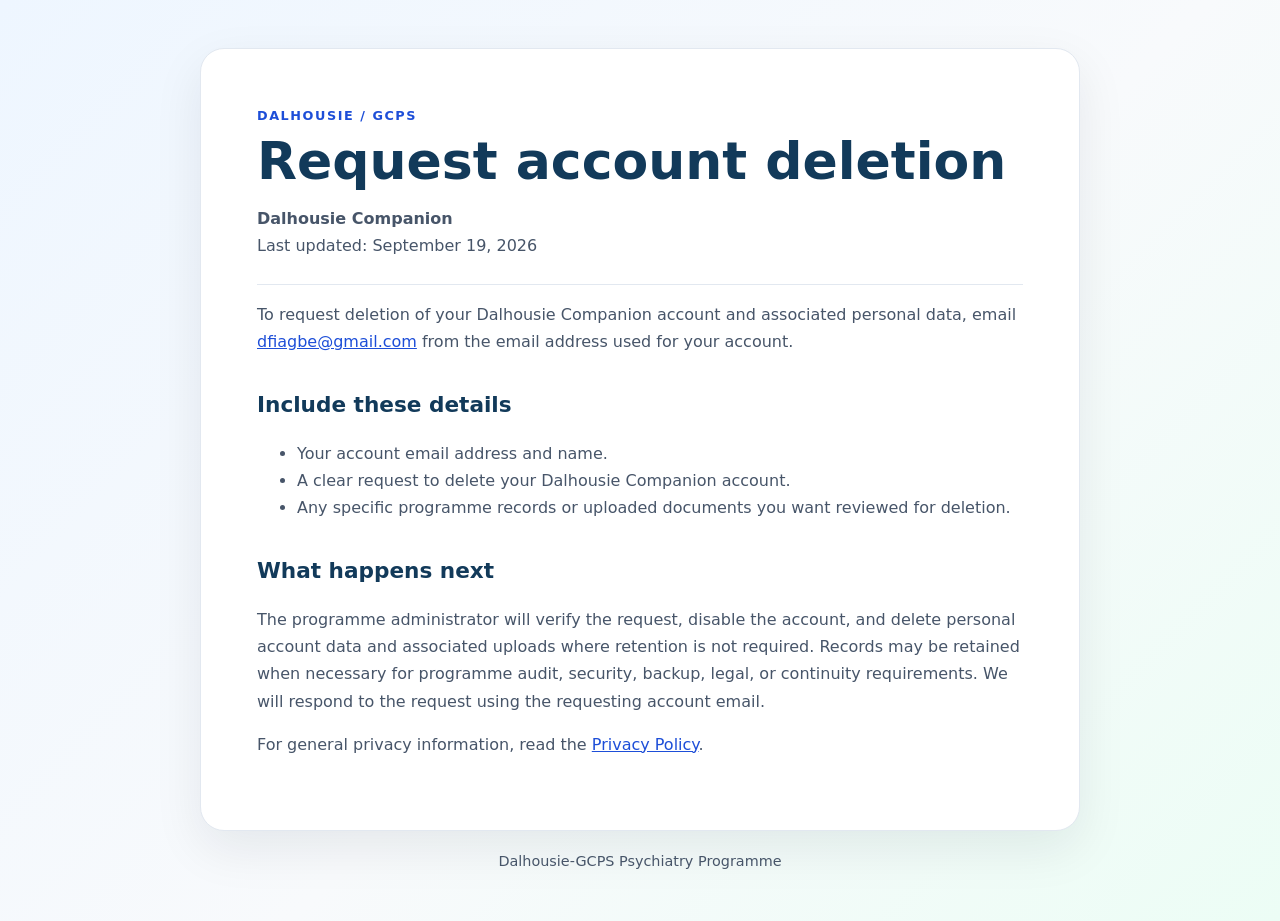
<file: delete-account.html>
<!doctype html>
<html lang="en">
<head>
  <meta charset="utf-8">
  <meta name="viewport" content="width=device-width, initial-scale=1">
  <title>Delete account | Dalhousie Companion</title>
  <style>
    :root { color-scheme: light; --navy:#123a5a; --blue:#1d4ed8; --ink:#0f172a; --muted:#475569; --bg:#f8fafc; --surface:#fff; --line:#e2e8f0; }
    * { box-sizing:border-box; }
    body { margin:0; background:linear-gradient(135deg,#eef6ff 0%,var(--bg) 55%,#ecfdf5 100%); color:var(--ink); font:16px/1.7 system-ui,-apple-system,"Segoe UI",sans-serif; }
    main { width:min(880px,calc(100% - 32px)); margin:48px auto; }
    article { background:var(--surface); border:1px solid var(--line); border-radius:24px; box-shadow:0 18px 50px rgba(15,23,42,.08); padding:clamp(24px,5vw,56px); }
    .eyebrow { color:var(--blue); font-size:.8rem; font-weight:800; letter-spacing:.12em; text-transform:uppercase; }
    h1 { color:var(--navy); font-size:clamp(2rem,5vw,3.25rem); line-height:1.08; margin:.4rem 0 1rem; }
    h2 { color:var(--navy); margin:2rem 0 .5rem; font-size:1.35rem; }
    p, li { color:var(--muted); }
    a { color:var(--blue); }
    .meta { border-bottom:1px solid var(--line); color:var(--muted); padding-bottom:1.5rem; }
    footer { color:var(--muted); font-size:.9rem; margin-top:18px; text-align:center; }
  </style>
</head>
<body>
  <main>
    <article>
      <div class="eyebrow">Dalhousie / GCPS</div>
      <h1>Request account deletion</h1>
      <p class="meta"><strong>Dalhousie Companion</strong><br>Last updated: September 19, 2026</p>

      <p>To request deletion of your Dalhousie Companion account and associated personal data, email <a href="mailto:dfiagbe@gmail.com?subject=Dalhousie%20Companion%20account%20deletion">dfiagbe@gmail.com</a> from the email address used for your account.</p>

      <h2>Include these details</h2>
      <ul>
        <li>Your account email address and name.</li>
        <li>A clear request to delete your Dalhousie Companion account.</li>
        <li>Any specific programme records or uploaded documents you want reviewed for deletion.</li>
      </ul>

      <h2>What happens next</h2>
      <p>The programme administrator will verify the request, disable the account, and delete personal account data and associated uploads where retention is not required. Records may be retained when necessary for programme audit, security, backup, legal, or continuity requirements. We will respond to the request using the requesting account email.</p>

      <p>For general privacy information, read the <a href="/privacy.html">Privacy Policy</a>.</p>
    </article>
    <footer>Dalhousie-GCPS Psychiatry Programme</footer>
  </main>
</body>
</html>
</file>
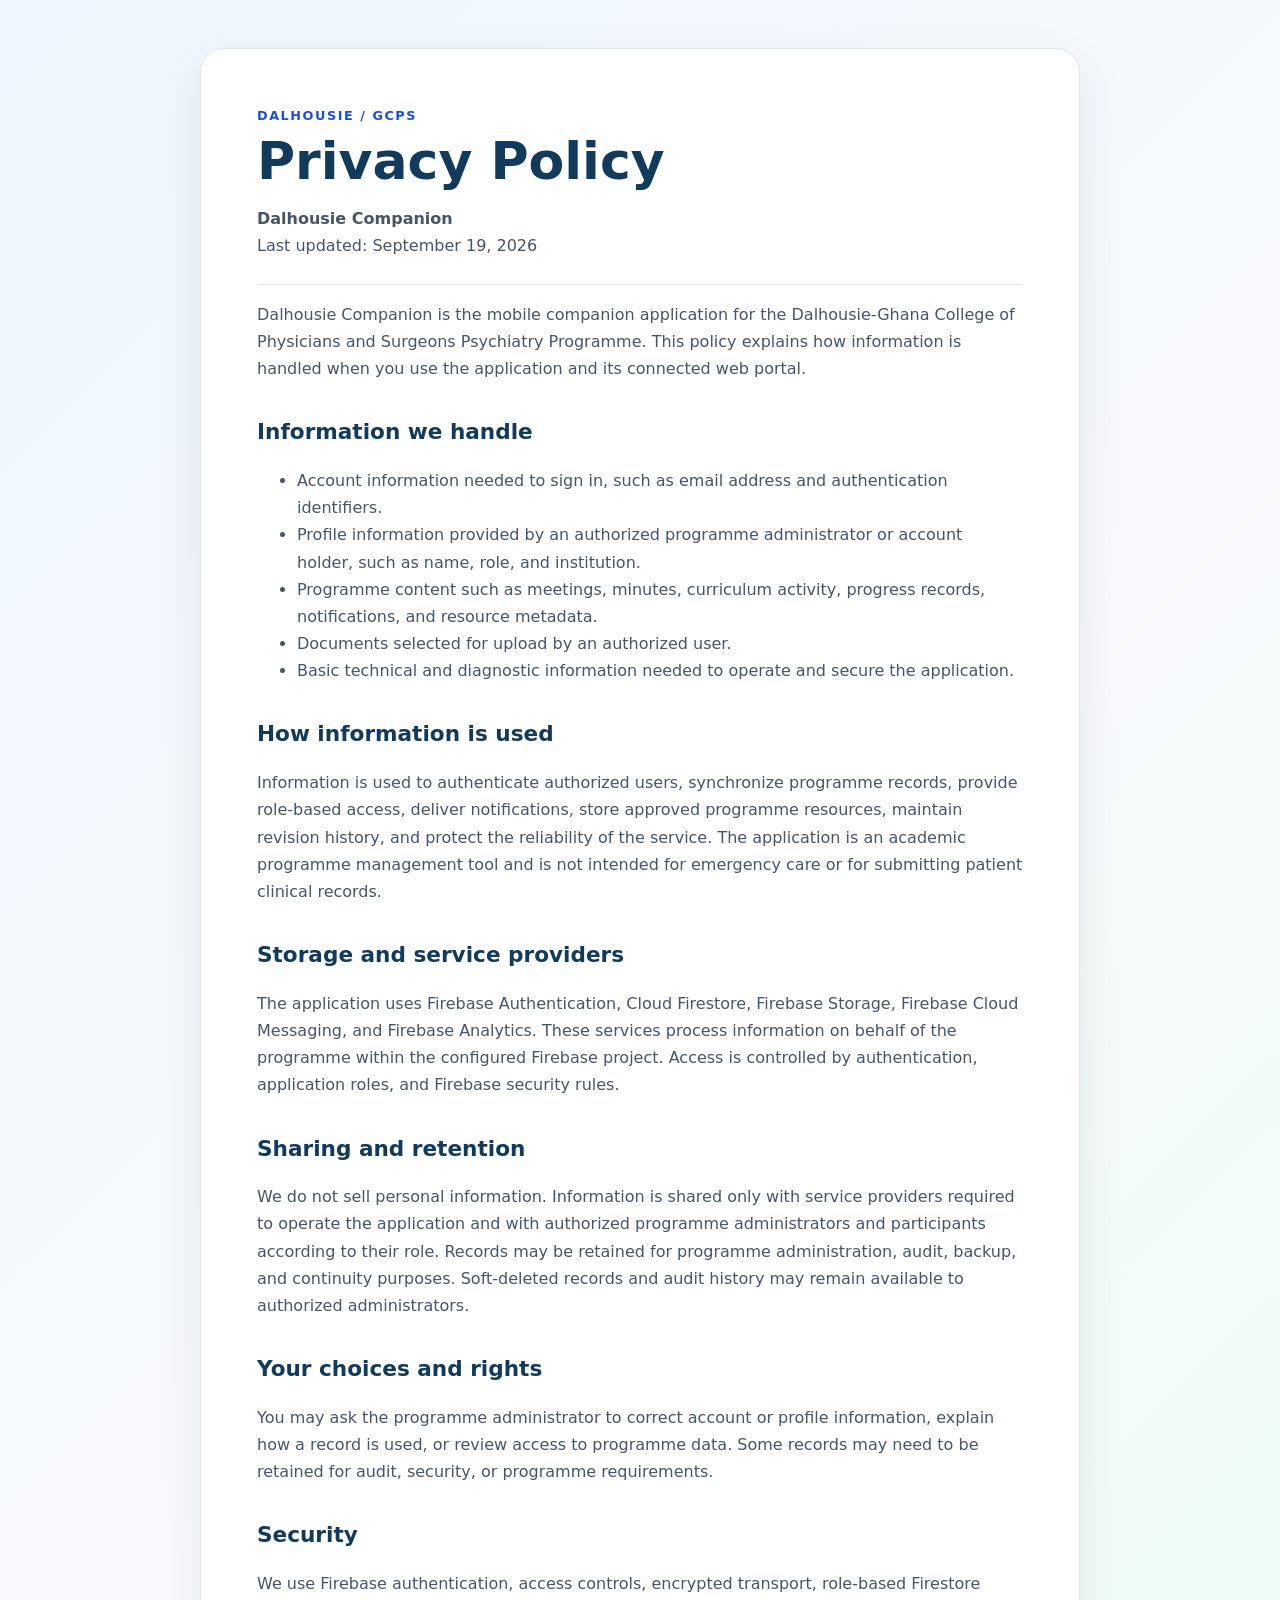
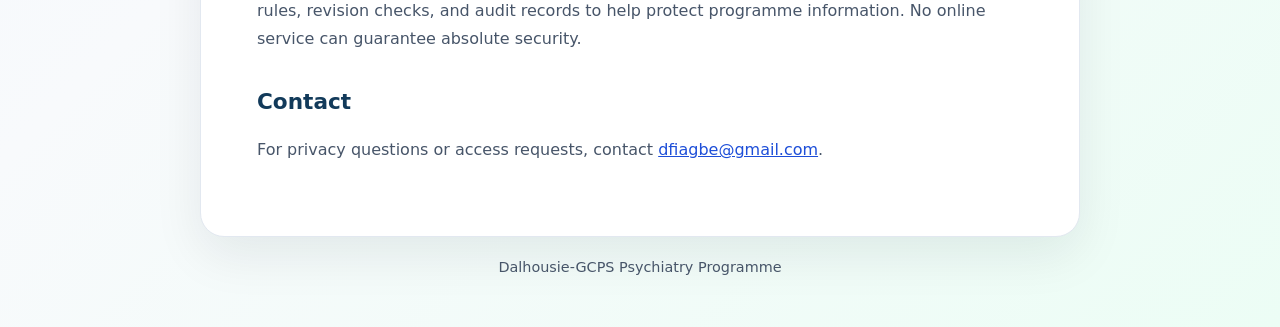
<file: privacy.html>
<!doctype html>
<html lang="en">
<head>
  <meta charset="utf-8">
  <meta name="viewport" content="width=device-width, initial-scale=1">
  <title>Privacy Policy | Dalhousie Companion</title>
  <style>
    :root { color-scheme: light; --navy:#123a5a; --blue:#1d4ed8; --ink:#0f172a; --muted:#475569; --bg:#f8fafc; --surface:#fff; --line:#e2e8f0; }
    * { box-sizing:border-box; }
    body { margin:0; background:linear-gradient(135deg,#eef6ff 0%,var(--bg) 55%,#ecfdf5 100%); color:var(--ink); font:16px/1.7 system-ui,-apple-system,"Segoe UI",sans-serif; }
    main { width:min(880px,calc(100% - 32px)); margin:48px auto; }
    article { background:var(--surface); border:1px solid var(--line); border-radius:24px; box-shadow:0 18px 50px rgba(15,23,42,.08); padding:clamp(24px,5vw,56px); }
    .eyebrow { color:var(--blue); font-size:.8rem; font-weight:800; letter-spacing:.12em; text-transform:uppercase; }
    h1 { color:var(--navy); font-size:clamp(2rem,5vw,3.25rem); line-height:1.08; margin:.4rem 0 1rem; }
    h2 { color:var(--navy); margin:2rem 0 .5rem; font-size:1.35rem; }
    p, li { color:var(--muted); }
    a { color:var(--blue); }
    .meta { border-bottom:1px solid var(--line); color:var(--muted); padding-bottom:1.5rem; }
    footer { color:var(--muted); font-size:.9rem; margin-top:18px; text-align:center; }
  </style>
</head>
<body>
  <main>
    <article>
      <div class="eyebrow">Dalhousie / GCPS</div>
      <h1>Privacy Policy</h1>
      <p class="meta"><strong>Dalhousie Companion</strong><br>Last updated: September 19, 2026</p>

      <p>Dalhousie Companion is the mobile companion application for the Dalhousie-Ghana College of Physicians and Surgeons Psychiatry Programme. This policy explains how information is handled when you use the application and its connected web portal.</p>

      <h2>Information we handle</h2>
      <ul>
        <li>Account information needed to sign in, such as email address and authentication identifiers.</li>
        <li>Profile information provided by an authorized programme administrator or account holder, such as name, role, and institution.</li>
        <li>Programme content such as meetings, minutes, curriculum activity, progress records, notifications, and resource metadata.</li>
        <li>Documents selected for upload by an authorized user.</li>
        <li>Basic technical and diagnostic information needed to operate and secure the application.</li>
      </ul>

      <h2>How information is used</h2>
      <p>Information is used to authenticate authorized users, synchronize programme records, provide role-based access, deliver notifications, store approved programme resources, maintain revision history, and protect the reliability of the service. The application is an academic programme management tool and is not intended for emergency care or for submitting patient clinical records.</p>

      <h2>Storage and service providers</h2>
      <p>The application uses Firebase Authentication, Cloud Firestore, Firebase Storage, Firebase Cloud Messaging, and Firebase Analytics. These services process information on behalf of the programme within the configured Firebase project. Access is controlled by authentication, application roles, and Firebase security rules.</p>

      <h2>Sharing and retention</h2>
      <p>We do not sell personal information. Information is shared only with service providers required to operate the application and with authorized programme administrators and participants according to their role. Records may be retained for programme administration, audit, backup, and continuity purposes. Soft-deleted records and audit history may remain available to authorized administrators.</p>

      <h2>Your choices and rights</h2>
      <p>You may ask the programme administrator to correct account or profile information, explain how a record is used, or review access to programme data. Some records may need to be retained for audit, security, or programme requirements.</p>

      <h2>Security</h2>
      <p>We use Firebase authentication, access controls, encrypted transport, role-based Firestore rules, revision checks, and audit records to help protect programme information. No online service can guarantee absolute security.</p>

      <h2>Contact</h2>
      <p>For privacy questions or access requests, contact <a href="mailto:dfiagbe@gmail.com">dfiagbe@gmail.com</a>.</p>
    </article>
    <footer>Dalhousie-GCPS Psychiatry Programme</footer>
  </main>
</body>
</html>
</file>
